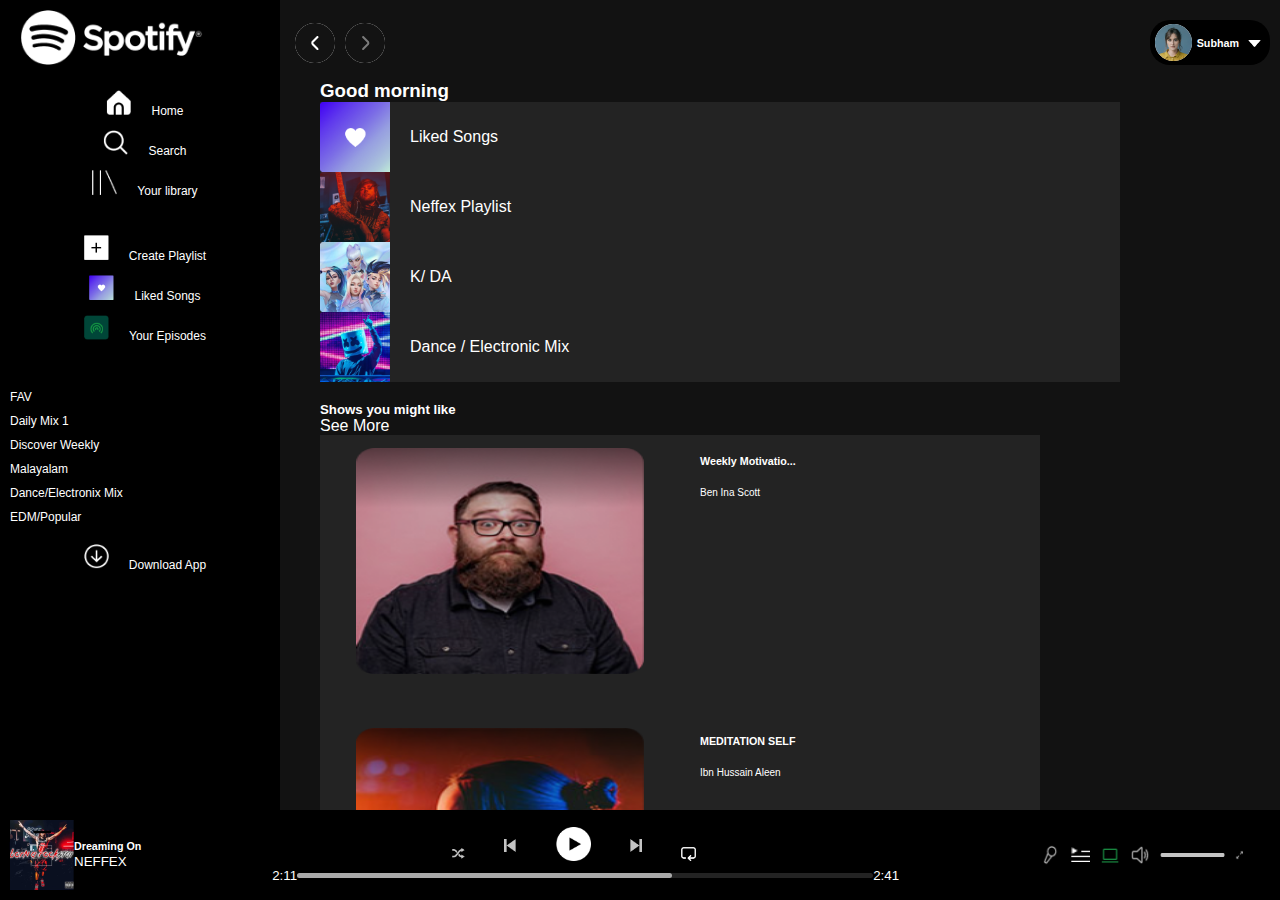
<file: index.html>
<!DOCTYPE html>
<html lang="en">
  <head>
    <meta charset="UTF-8" />
    <meta name="viewport" content="width=device-width, initial-scale=1.0" />
    <title>Spotify - WebPlayer: Music For everyone</title>
    <link
      rel="stylesheet"
      href="https://cdnjs.cloudflare.com/ajax/libs/font-awesome/6.4.2/css/all.min.css"
      integrity="sha512-z3gLpd7yknf1YoNbCzqRKc4qyor8gaKU1qmn+CShxbuBusANI9QpRohGBreCFkKxLhei6S9CQXFEbbKuqLg0DA=="
      crossorigin="anonymous"
      referrerpolicy="no-referrer"
    />
    <link
      href="https://cdn.jsdelivr.net/npm/bootstrap@5.0.2/dist/css/bootstrap.min.css"
      rel="stylesheet"
      integrity="sha384-EVSTQN3/azprG1Anm3QDgpJLIm9Nao0Yz1ztcQTwFspd3yD65VohhpuuCOmLASjC"
      crossorigin="anonymous"
    />
    <link rel="shortcut icon" href="./Assets/logo.png" type="image/x-icon">
    <link rel="stylesheet" href="./style.css" />
    <link rel="preconnect" href="https://fonts.googleapis.com">
<link rel="preconnect" href="https://fonts.gstatic.com" crossorigin>
<link href="https://fonts.googleapis.com/css2?family=Nunito+Sans:opsz@6..12&family=Poppins&display=swap" rel="stylesheet">
  </head>
  <body>

    <!-- header section -->
    <header>
      <div class="logo">
        <a href="./index.html"><img src="./Assets/Spotify logo.png" alt="brand-logo"></a>
      </div>
    </header>

    <!-- main Section -->
    <main>

      <!-- vertical left section  -->
      <section class="sidebar-section">
        <div class="card first-card">
          <div class="card my-card">
            <a href="#"><img src="./Assets/Home.png" alt="home" class="menu-icons"><span class="label">Home</span></a>
          </div>
          <div class="card my-card">
            <a href="#"><img src="./Assets/Search.png" alt="Search" class="menu-icons"><span class="label">Search</span></a>
          </div>
          <div class="card my-card">
            <a href="./Playlist.html"><img src="./Assets/Your library.png" alt="Your-library" class="menu-icons"><span class="label">Your library</span></a>
          </div>
        </div>
        <div class="card second-card">
          <div class="card my-card">
            <a href="#"><img src="./Assets/plus.png" alt="Create-playlist" class="menu-icons">Create Playlist</a>
          </div>
          <div class="card my-card">
            <a href="#"><img src="./Assets/purpleheart.png" alt="Liked-Songs" class="menu-icons">Liked Songs</a>
          </div>
          <div class="card my-card">
            <a href="#"><img src="./Assets/hotspot.png" alt="Your-episodes" class="menu-icons">Your Episodes</a>
          </div>
        </div>
        <div class="card third-card">
          <ul>
            <li>FAV</li>
            <li><a href="#">Daily Mix 1</a></li>
            <li><a href="#">Discover Weekly</a></li>
            <li><a href="#">Malayalam</a></li>
            <li><a href="#">Dance/Electronix Mix</a></li>
            <li><a href="#">EDM/Popular</a></li>
          </ul>
        </div>
        <div class="card forth-card">
          <div class="card my-card">
            <a href="#"><img src="./Assets/download.png" alt="Download_App" class="menu-icons">Download App</a>
          </div>
        </div>
      </section>
      
      <!-- Content section 1 -->
      <section class="content-section-1">
        <div class="nav-button-left">
          <img src="./Assets/backward.png" alt="">
          <img src="./Assets/forward.png" alt="">
        </div>
        <div class="nav-button-right">
          <img src="./Assets/imgs/profile.png" alt="">
          <h6>Subham</h6>
          <img src="./Assets/down.png" alt="">
        </div>
        <div class="songs_catagory row">
          <h3>Good morning</h3>
          <div class="col-md-4 g-3">
            <div class="card catagory ">
              <img src="./Assets/imgs/Purple-big.png" alt="liked-songs">Liked Songs
            </div>
          </div>
          <div class="col-md-4 g-3">
            <div class="card catagory ">
              <img src="./Assets/imgs/man.png" alt="Neffex Playlist">Neffex Playlist
            </div>
          </div>
          <div class="col-md-4 g-3">
            <div class="card catagory ">
              <img src="./Assets/imgs/KDA.png" alt="K/ DA">K/ DA
            </div>
          </div>
          <div class="col-md-4 g-3">
            <div class="card catagory ">
              <img src="./Assets/imgs/marshmellow.png" alt="Dance / Electronic Mix">Dance / Electronic Mix
            </div>
          </div>
        </div>
        <div class="show_catagory row ">
          <div class="d-flex justify-content-between align-items-center"><h5 >Shows you might like</h5><a href="#">See More</a></div>
          <div class="col-md-3 g-3">
            <div class="card catagory_shows">
              <div class="card_Pic">
                <img src="./Assets/imgs/Rectangle 21.png" alt="liked-songs" class="card-img-top">
                <div>
                <img src="./Assets/play.png" alt="play" class="play">
              </div>
              </div>
              <div class="show_title">
                <h6>Weekly Motivatio...</h6>
                <p>Ben Ina Scott</p>
              </div>
              
            </div>
          </div>

          <div class="col-md-3 g-3">
            <div class="card catagory_shows">
              <div class="card_Pic">
                <img src="./Assets/imgs/Rectangle 22.png" alt="liked-songs" class="card-img-top">
                <div>
                  <img src="./Assets/play.png" alt="play" class="play">
                </div>
              </div>
              <div class="show_title">
                <h6>MEDITATION SELF</h6>
                <p>Ibn Hussain Aleen</p>
              </div>
            </div>
          </div>

          <div class="col-md-3 g-3">
            <div class="card catagory_shows">
              <div class="card_Pic">
                <img src="./Assets/imgs/Rectangle 23.png" alt="liked-songs" class="card-img-top">
                <div>
                  <img src="./Assets/play.png" alt="play" class="play">
                </div>
              </div>
              <div class="show_title">
                <h6>Words beyond act...</h6>
                <p>Samuel Scott</p>
              </div>
            </div>
          </div>

          <div class="col-md-3 g-3">
            <div class="card catagory_shows">
              <div class="card_Pic">
                <img src="./Assets/imgs/Rectangle 16.png" alt="liked-songs" class="card-img-top">
                <div>
                  <img src="./Assets/play.png" alt="play" class="play">
                </div>
              </div>
              <div class="show_title">
                <h6>The Alexa Show</h6>
                <p>Adriana Tom</p>
              </div>
            </div>
          </div>

          <div class="col-md-3 g-3">
            <div class="card catagory_shows">
              <div class="card_Pic">
                <img src="./Assets/imgs/Rectangle 16.png" alt="liked-songs" class="card-img-top">
                <div>
                  <img src="./Assets/play.png" alt="play" class="play">
                </div>
              </div>
              <div class="show_title">
                <h6>The Alexa Show</h6>
                <p>Adriana Tom</p>
              </div>
            </div>
          </div>

          <div class="col-md-3 g-3">
            <div class="card catagory_shows">
              <div class="card_Pic">
                <img src="./Assets/imgs/Rectangle 16.png" alt="liked-songs" class="card-img-top">
                <div>
                  <img src="./Assets/play.png" alt="play" class="play">
                </div>
              </div>
              <div class="show_title">
                <h6>The Alexa Show</h6>
                <p>Adriana Tom</p>
              </div>
            </div>
          </div>

          <div class="col-md-3 g-3">
            <div class="card catagory_shows">
              <div class="card_Pic">
                <img src="./Assets/imgs/Rectangle 16.png" alt="liked-songs" class="card-img-top">
                <div>
                  <img src="./Assets/play.png" alt="play" class="play">
                </div>
              </div>
              <div class="show_title">
                <h6>The Alexa Show</h6>
                <p>Adriana Tom</p>
              </div>
            </div>
          </div>

          <div class="col-md-3 g-3">
            <div class="card catagory_shows">
              <div class="card_Pic">
                <img src="./Assets/imgs/Rectangle 16.png" alt="liked-songs" class="card-img-top">
                <div>
                  <img src="./Assets/play.png" alt="play" class="play">
                </div>
              </div>
              <div class="show_title">
                <h6>The Alexa Show</h6>
                <p>Adriana Tom</p>
              </div>
            </div>
          </div>

          <div class="col-md-3 g-3">
            <div class="card catagory_shows">
              <div class="card_Pic">
                <img src="./Assets/imgs/Rectangle 16.png" alt="liked-songs" class="card-img-top">
                <div>
                  <img src="./Assets/play.png" alt="play" class="play">
                </div>
              </div>
              <div class="show_title">
                <h6>The Alexa Show</h6>
                <p>Adriana Tom</p>
              </div>
            </div>
          </div>

          <div class="col-md-3 g-3">
            <div class="card catagory_shows">
              <div class="card_Pic">
                <img src="./Assets/imgs/Rectangle 16.png" alt="liked-songs" class="card-img-top">
                <div>
                  <img src="./Assets/play.png" alt="play" class="play">
                </div>
              </div>
              <div class="show_title">
                <h6>The Alexa Show</h6>
                <p>Adriana Tom</p>
              </div>
            </div>
          </div>

          <div class="col-md-3 g-3">
            <div class="card catagory_shows">
              <div class="card_Pic">
                <img src="./Assets/imgs/Rectangle 16.png" alt="liked-songs" class="card-img-top">
                <div>
                  <img src="./Assets/play.png" alt="play" class="play">
                </div>
              </div>
              <div class="show_title">
                <h6>The Alexa Show</h6>
                <p>Adriana Tom</p>
              </div>
            </div>
          </div>
          </div>
      </section>
      
      <!-- media-player-section -->
      <section class="media-player-section d-flex justify-content-between align-items-center">
        <div class="player-1">
            <img src="./Assets/imgs/playing-img.png" alt="playing-img">            
          <div class="card-body">
            <h6 class="card-title">Dreaming On</h6>
            <small class="card-text">NEFFEX</small>
          </div>
            <i class="fa-solid fa-heart" style="color: #49ea34;"></i>
        </div>
        <div class="player-2">
          <div class="controls">
            <img src="./Assets/shuffle.png" style="width: 15px;" alt="shuffle">
            <img src="./Assets/previous.png" alt="previous">
            <img src="./Assets/play_musicbar.png" style="width: 35px;"alt="play_musicbar">
            <img src="./Assets/next.png" alt="next">
            <img src="./Assets/loop.png" style="width: 15px;" alt="loop">
          </div>
          <div class="seekbar-menu">
            <small class="me-2">2:11</small>
            <div class="progress-bar">
              <div class="progress-value"></div>
            </div>
            <small class="ms-2">2:41</small>
          </div>
        </div>
        <div class="player-3">
            <img src="./Assets/microphone.png" alt="microphone">            
            <img src="./Assets/list.png" alt="list">            
            <img src="./Assets/carbon_laptop.png" alt="carbon_laptop-img">            
            <img src="./Assets/speaker-white.png" alt="speaker-white">            
            <img src="./Assets/volume-bar.png" style="width: 65px;" alt="volume-bar">            
            <img src="./Assets/strech-speaker.png" alt="strech-speaker">            
        </div>
      </section>
    </main> 
    <script
      src="https://cdn.jsdelivr.net/npm/bootstrap@5.0.2/dist/js/bootstrap.bundle.min.js"
      integrity="sha384-MrcW6ZMFYlzcLA8Nl+NtUVF0sA7MsXsP1UyJoMp4YLEuNSfAP+JcXn/tWtIaxVXM"
      crossorigin="anonymous"
    ></script>
  </body>
</html>
</file>
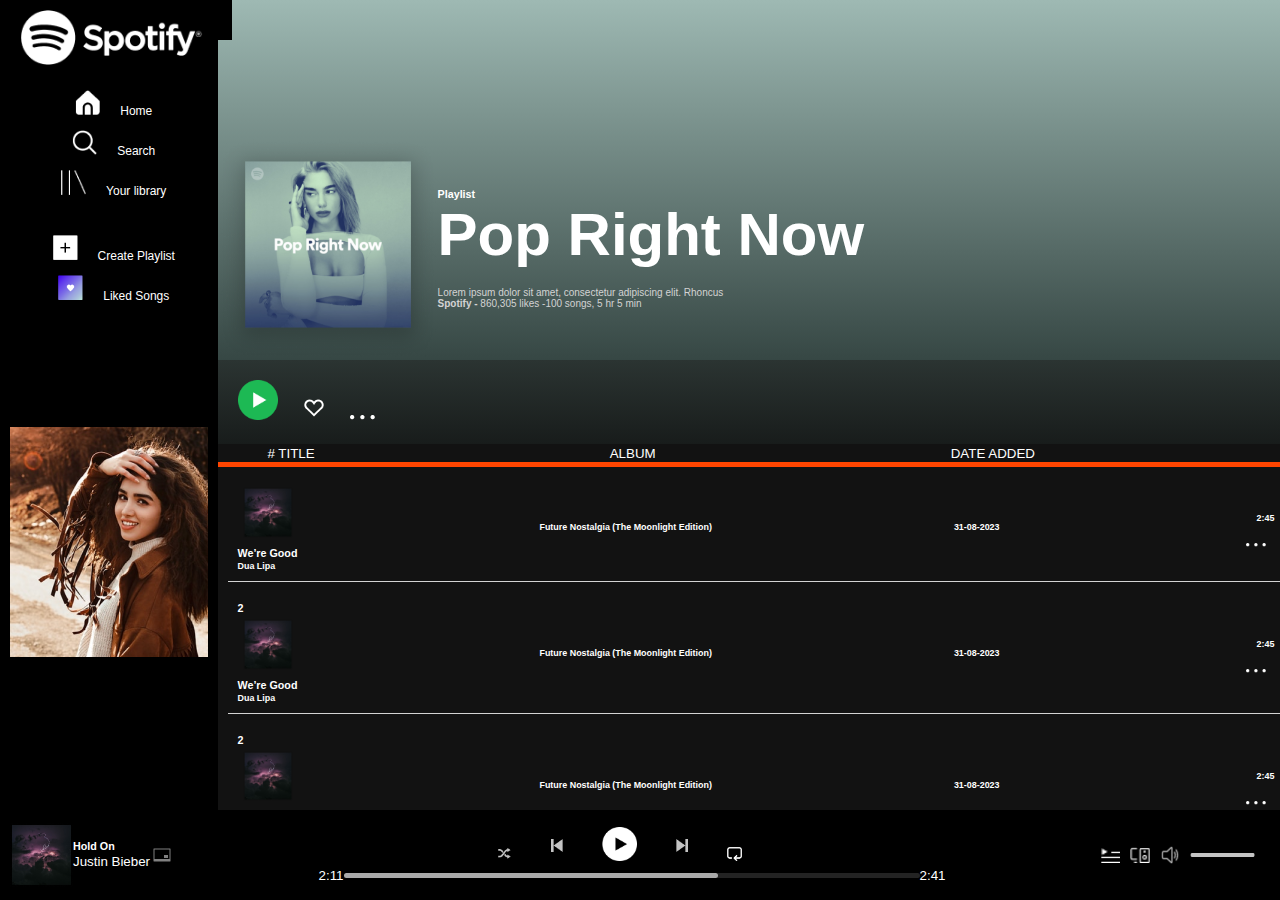
<file: Playlist.html>
<!DOCTYPE html>
<html lang="en">
    <head>
        <meta charset="UTF-8" />
        <meta name="viewport" content="width=device-width, initial-scale=1.0" />
        <title>Playlist</title>
        <link
          rel="stylesheet"
          href="https://cdnjs.cloudflare.com/ajax/libs/font-awesome/6.4.2/css/all.min.css"
          integrity="sha512-z3gLpd7yknf1YoNbCzqRKc4qyor8gaKU1qmn+CShxbuBusANI9QpRohGBreCFkKxLhei6S9CQXFEbbKuqLg0DA=="
          crossorigin="anonymous"
          referrerpolicy="no-referrer"
        />
        <link
          href="https://cdn.jsdelivr.net/npm/bootstrap@5.0.2/dist/css/bootstrap.min.css"
          rel="stylesheet"
          integrity="sha384-EVSTQN3/azprG1Anm3QDgpJLIm9Nao0Yz1ztcQTwFspd3yD65VohhpuuCOmLASjC"
          crossorigin="anonymous"
        />
        <link rel="shortcut icon" href="./Assets/logo.png" type="image/x-icon">
        <link rel="stylesheet" href="./style.css" />
        <link rel="preconnect" href="https://fonts.googleapis.com">
    <link rel="preconnect" href="https://fonts.gstatic.com" crossorigin>
    <link href="https://fonts.googleapis.com/css2?family=Nunito+Sans:opsz@6..12&family=Poppins&display=swap" rel="stylesheet">
      </head>
<body>
  <!-- header section -->
  <header>
    <div class="logo">
      <a href="./index.html"><img src="./Assets/Spotify logo.png" alt="brand-logo"></a>
    </div>
  </header>
    <main>
      <!-- sidebar -->
      <section class="sidebar-section" style="width: 15%; flex:0.15;"> 
        <div class="card first-card">
          <div class="card my-card d-flex justify-content-center">
            <a href="./index.html"><img src="./Assets/Home.png" alt="home" class="menu-icons">Home</a>
          </div>
          <div class="card my-card d-flex justify-content-center">
            <a href="./index.html"><img src="./Assets/Search.png" alt="Search" class="menu-icons">Search</a>
          </div>
          <div class="card my-card d-flex justify-content-center">
            <a href="./Playlist.html"><img src="./Assets/Your library.png" alt="Your-library" class="menu-icons">Your library</a>
          </div>
        </div>
        <div class="card second-card">
          <div class="card my-card d-flex justify-content-center">
            <a href="#"><img src="./Assets/plus.png" alt="Create-playlist" class="menu-icons">Create Playlist</a>
          </div>
          <div class="card my-card d-flex justify-content-center">
            <a href="#"><img src="./Assets/purpleheart.png" alt="Liked-Songs" class="menu-icons">Liked Songs</a>
          </div><br><br><br><br><br><br><br><br>
          <img src="./Assets/imgs/album art.png" alt="album art"><br><br><br><br><br>
        </div>
      </section>
      <!-- content -->
      <section class="content-section-2">
          <div class="banner">
            <div class="banner-data">
              <img src="./Assets/imgs/pop-rn.png" alt="pop-rn">
              <div class="banner-data-info">
                <h6>Playlist</h6>
                <h1>Pop Right Now</h1><br>
                <small>Lorem ipsum dolor sit amet, consectetur adipiscing elit. Rhoncus</small>
                <small><b>Spotify - </b>860,305 likes -100 songs, 5 hr 5 min</small>
              </div>
            </div>
          </div>
          <div class="banner-bottom">
            <div class="d-flex justify-content-center align-items-center">
            <img src="./Assets/play.png" style="width:40px;" alt="play">
            <img src="./Assets/heart.png"  alt="heart">
            <img src="./Assets/three-dot.png" alt="three-dot">
          </div>
          </div>
          <div class="head-display">
            <div><small># TITLE</small></div>
            <div><small>ALBUM</small></div>
            <div><small>DATE ADDED</small></div>
            <div><small> </small></div>
          </div>
          <div class="list-view">
            <div class="list-item ">
              <div class="d-flex justify-content-center align-items-center">
                <i class="fa-solid fa-play" style="color: #ffffff;"></i>
                <img src="./Assets/imgs/Rectangle 9.png" alt="playing-img">            
                <h6 class="card-title fw-bold">We’re Good <br> <small class="card-text fw-light">Dua Lipa</small></h6>
              </div>
              <div class="d-flex justify-content-center align-items-center">           
                <h6><small class="card-text fw-light">Future Nostalgia (The Moonlight Edition)</small></h6>
              </div>
              <div class="d-flex justify-content-center align-items-center">           
                <h6><small class="card-text fw-light">31-08-2023</small></h6>
              </div>
              <div class=" duration d-flex justify-content-center align-items-center">       
                <i class="fa-regular fa-heart" style="color: #ffffff;"></i>    
                <h6><small class="card-text fw-light">2:45</small></h6> 
                <img src="./Assets/three-dot.png" style="width: 20px;" alt="">
              </div>
            </div>
            <div class="list-item ">
              <div class="d-flex justify-content-center align-items-center">
                <h6>2</h6>
                <img src="./Assets/imgs/Rectangle 9.png" alt="playing-img">            
                <h6 class="card-title fw-bold">We’re Good <br> <small class="card-text fw-light">Dua Lipa</small></h6>
              </div>
              <div class="d-flex justify-content-center align-items-center">           
                <h6><small class="card-text fw-light">Future Nostalgia (The Moonlight Edition)</small></h6>
              </div>
              <div class="d-flex justify-content-center align-items-center">           
                <h6><small class="card-text fw-light">31-08-2023</small></h6>
              </div>
              <div class=" duration d-flex justify-content-center align-items-center">       
                <i class="fa-regular fa-heart" style="color: #ffffff;"></i>    
                <h6><small class="card-text fw-light">2:45</small></h6> 
                <img src="./Assets/three-dot.png" style="width: 20px;" alt="">
              </div>
            </div>
            <div class="list-item ">
              <div class="d-flex justify-content-center align-items-center">
                <h6>2</h6>
                <img src="./Assets/imgs/Rectangle 9.png" alt="playing-img">            
                <h6 class="card-title fw-bold">We’re Good <br> <small class="card-text fw-light">Dua Lipa</small></h6>
              </div>
              <div class="d-flex justify-content-center align-items-center">           
                <h6><small class="card-text fw-light">Future Nostalgia (The Moonlight Edition)</small></h6>
              </div>
              <div class="d-flex justify-content-center align-items-center">           
                <h6><small class="card-text fw-light">31-08-2023</small></h6>
              </div>
              <div class=" duration d-flex justify-content-center align-items-center">       
                <i class="fa-regular fa-heart" style="color: #ffffff;"></i>    
                <h6><small class="card-text fw-light">2:45</small></h6> 
                <img src="./Assets/three-dot.png" style="width: 20px;" alt="">
              </div>
            </div>
            <div class="list-item ">
              <div class="d-flex justify-content-center align-items-center">
                <h6>2</h6>
                <img src="./Assets/imgs/Rectangle 9.png" alt="playing-img">            
                <h6 class="card-title fw-bold">We’re Good <br> <small class="card-text fw-light">Dua Lipa</small></h6>
              </div>
              <div class="d-flex justify-content-center align-items-center">           
                <h6><small class="card-text fw-light">Future Nostalgia (The Moonlight Edition)</small></h6>
              </div>
              <div class="d-flex justify-content-center align-items-center">           
                <h6><small class="card-text fw-light">31-08-2023</small></h6>
              </div>
              <div class=" duration d-flex justify-content-center align-items-center">       
                <i class="fa-regular fa-heart" style="color: #ffffff;"></i>    
                <h6><small class="card-text fw-light">2:45</small></h6> 
                <img src="./Assets/three-dot.png" style="width: 20px;" alt="">
              </div>
            </div>
            <div class="list-item ">
              <div class="d-flex justify-content-center align-items-center">
                <h6>2</h6>
                <img src="./Assets/imgs/Rectangle 9.png" alt="playing-img">            
                <h6 class="card-title fw-bold">We’re Good <br> <small class="card-text fw-light">Dua Lipa</small></h6>
              </div>
              <div class="d-flex justify-content-center align-items-center">           
                <h6><small class="card-text fw-light">Future Nostalgia (The Moonlight Edition)</small></h6>
              </div>
              <div class="d-flex justify-content-center align-items-center">           
                <h6><small class="card-text fw-light">31-08-2023</small></h6>
              </div>
              <div class=" duration d-flex justify-content-center align-items-center">       
                <i class="fa-regular fa-heart" style="color: #ffffff;"></i>    
                <h6><small class="card-text fw-light">2:45</small></h6> 
                <img src="./Assets/three-dot.png" style="width: 20px;" alt="">
              </div>
            </div>
            <div class="list-item ">
              <div class="d-flex justify-content-center align-items-center">
                <h6>2</h6>
                <img src="./Assets/imgs/Rectangle 9.png" alt="playing-img">            
                <h6 class="card-title fw-bold">We’re Good <br> <small class="card-text fw-light">Dua Lipa</small></h6>
              </div>
              <div class="d-flex justify-content-center align-items-center">           
                <h6><small class="card-text fw-light">Future Nostalgia (The Moonlight Edition)</small></h6>
              </div>
              <div class="d-flex justify-content-center align-items-center">           
                <h6><small class="card-text fw-light">31-08-2023</small></h6>
              </div>
              <div class=" duration d-flex justify-content-center align-items-center">       
                <i class="fa-regular fa-heart" style="color: #ffffff;"></i>    
                <h6><small class="card-text fw-light">2:45</small></h6> 
                <img src="./Assets/three-dot.png" style="width: 20px;" alt="">
              </div>
            </div>
            <div class="list-item ">
              <div class="d-flex justify-content-center align-items-center">
                <h6>2</h6>
                <img src="./Assets/imgs/Rectangle 9.png" alt="playing-img">            
                <h6 class="card-title fw-bold">We’re Good <br> <small class="card-text fw-light">Dua Lipa</small></h6>
              </div>
              <div class="d-flex justify-content-center align-items-center">           
                <h6><small class="card-text fw-light">Future Nostalgia (The Moonlight Edition)</small></h6>
              </div>
              <div class="d-flex justify-content-center align-items-center">           
                <h6><small class="card-text fw-light">31-08-2023</small></h6>
              </div>
              <div class=" duration d-flex justify-content-center align-items-center">       
                <i class="fa-regular fa-heart" style="color: #ffffff;"></i>    
                <h6><small class="card-text fw-light">2:45</small></h6> 
                <img src="./Assets/three-dot.png" style="width: 20px;" alt="">
              </div>
            </div>
            <div class="list-item ">
              <div class="d-flex justify-content-center align-items-center">
                <h6>2</h6>
                <img src="./Assets/imgs/Rectangle 9.png" alt="playing-img">            
                <h6 class="card-title fw-bold">We’re Good <br> <small class="card-text fw-light">Dua Lipa</small></h6>
              </div>
              <div class="d-flex justify-content-center align-items-center">           
                <h6><small class="card-text fw-light">Future Nostalgia (The Moonlight Edition)</small></h6>
              </div>
              <div class="d-flex justify-content-center align-items-center">           
                <h6><small class="card-text fw-light">31-08-2023</small></h6>
              </div>
              <div class=" duration d-flex justify-content-center align-items-center">       
                <i class="fa-regular fa-heart" style="color: #ffffff;"></i>    
                <h6><small class="card-text fw-light">2:45</small></h6> 
                <img src="./Assets/three-dot.png" style="width: 20px;" alt="">
              </div>
            </div>
            <div class="list-item ">
              <div class="d-flex justify-content-center align-items-center">
                <h6>2</h6>
                <img src="./Assets/imgs/Rectangle 9.png" alt="playing-img">            
                <h6 class="card-title fw-bold">We’re Good <br> <small class="card-text fw-light">Dua Lipa</small></h6>
              </div>
              <div class="d-flex justify-content-center align-items-center">           
                <h6><small class="card-text fw-light">Future Nostalgia (The Moonlight Edition)</small></h6>
              </div>
              <div class="d-flex justify-content-center align-items-center">           
                <h6><small class="card-text fw-light">31-08-2023</small></h6>
              </div>
              <div class="duration d-flex justify-content-center align-items-center">       
                <i class="fa-regular fa-heart" style="color: #ffffff;"></i>    
                <h6><small class="card-text fw-light">2:45</small></h6> 
                <img src="./Assets/three-dot.png" style="width: 20px;" alt="">
              </div>
            </div>
            <div class="list-item ">
              <div class="d-flex justify-content-center align-items-center">
                <h6>2</h6>
                <img src="./Assets/imgs/Rectangle 9.png" alt="playing-img">            
                <h6 class="card-title fw-bold">We’re Good <br> <small class="card-text fw-light">Dua Lipa</small></h6>
              </div>
              <div class="d-flex justify-content-center align-items-center">           
                <h6><small class="card-text fw-light">Future Nostalgia (The Moonlight Edition)</small></h6>
              </div>
              <div class="d-flex justify-content-center align-items-center">           
                <h6><small class="card-text fw-light">31-08-2023</small></h6>
              </div>
              <div class=" duration d-flex justify-content-center align-items-center">       
                <i class="fa-regular fa-heart" style="color: #ffffff;"></i>    
                <h6><small class="card-text fw-light">2:45</small></h6> 
                <img src="./Assets/three-dot.png" style="width: 20px;" alt="">
              </div>
            </div>
            <div class="list-item ">
              <div class="d-flex justify-content-center align-items-center">
                <h6>2</h6>
                <img src="./Assets/imgs/Rectangle 9.png" alt="playing-img">            
                <h6 class="card-title fw-bold">We’re Good <br> <small class="card-text fw-light">Dua Lipa</small></h6>
              </div>
              <div class="d-flex justify-content-center align-items-center">           
                <h6><small class="card-text fw-light">Future Nostalgia (The Moonlight Edition)</small></h6>
              </div>
              <div class="d-flex justify-content-center align-items-center">           
                <h6><small class="card-text fw-light">31-08-2023</small></h6>
              </div>
              <div class=" duration d-flex justify-content-center align-items-center">       
                <i class="fa-regular fa-heart" style="color: #ffffff;"></i>    
                <h6><small class="card-text fw-light">2:45</small></h6> 
                <img src="./Assets/three-dot.png" style="width: 20px;" alt="">
              </div>
            </div>
            <div class="list-item ">
              <div class="d-flex justify-content-center align-items-center">
                <h6>2</h6>
                <img src="./Assets/imgs/Rectangle 9.png" alt="playing-img">            
                <h6 class="card-title fw-bold">We’re Good <br> <small class="card-text fw-light">Dua Lipa</small></h6>
              </div>
              <div class="d-flex justify-content-center align-items-center">           
                <h6><small class="card-text fw-light">Future Nostalgia (The Moonlight Edition)</small></h6>
              </div>
              <div class="d-flex justify-content-center align-items-center">           
                <h6><small class="card-text fw-light">31-08-2023</small></h6>
              </div>
              <div class=" duration d-flex justify-content-center align-items-center">       
                <i class="fa-regular fa-heart" style="color: #ffffff;"></i>    
                <h6><small class="card-text fw-light">2:45</small></h6> 
                <img src="./Assets/three-dot.png" style="width: 20px;" alt="">
              </div>
            </div>
            <div class="list-item ">
              <div class="d-flex justify-content-center align-items-center">
                <h6>2</h6>
                <img src="./Assets/imgs/Rectangle 9.png" alt="playing-img">            
                <h6 class="card-title fw-bold">We’re Good <br> <small class="card-text fw-light">Dua Lipa</small></h6>
              </div>
              <div class="d-flex justify-content-center align-items-center">           
                <h6><small class="card-text fw-light">Future Nostalgia (The Moonlight Edition)</small></h6>
              </div>
              <div class="d-flex justify-content-center align-items-center">           
                <h6><small class="card-text fw-light">31-08-2023</small></h6>
              </div>
              <div class=" duration d-flex justify-content-center align-items-center">       
                <i class="fa-regular fa-heart" style="color: #ffffff;"></i>    
                <h6><small class="card-text fw-light">2:45</small></h6> 
                <img src="./Assets/three-dot.png" style="width: 20px;" alt="">
              </div>
            </div>
            <div class="list-item ">
              <div class="d-flex justify-content-center align-items-center">
                <h6>2</h6>
                <img src="./Assets/imgs/Rectangle 9.png" alt="playing-img">            
                <h6 class="card-title fw-bold">We’re Good <br> <small class="card-text fw-light">Dua Lipa</small></h6>
              </div>
              <div class="d-flex justify-content-center align-items-center">           
                <h6><small class="card-text fw-light">Future Nostalgia (The Moonlight Edition)</small></h6>
              </div>
              <div class="d-flex justify-content-center align-items-center">           
                <h6><small class="card-text fw-light">31-08-2023</small></h6>
              </div>
              <div class=" duration d-flex justify-content-center align-items-center">       
                <i class="fa-regular fa-heart" style="color: #ffffff;"></i>    
                <h6><small class="card-text fw-light">2:45</small></h6> 
                <img src="./Assets/three-dot.png" style="width: 20px;" alt="">
              </div>
            </div>
            <div class="list-item ">
              <div class="d-flex justify-content-center align-items-center">
                <h6>2</h6>
                <img src="./Assets/imgs/Rectangle 9.png" alt="playing-img">            
                <h6 class="card-title fw-bold">We’re Good <br> <small class="card-text fw-light">Dua Lipa</small></h6>
              </div>
              <div class="d-flex justify-content-center align-items-center">           
                <h6><small class="card-text fw-light">Future Nostalgia (The Moonlight Edition)</small></h6>
              </div>
              <div class="d-flex justify-content-center align-items-center">           
                <h6><small class="card-text fw-light">31-08-2023</small></h6>
              </div>
              <div class=" duration d-flex justify-content-center align-items-center">       
                <i class="fa-regular fa-heart" style="color: #ffffff;"></i>    
                <h6><small class="card-text fw-light">2:45</small></h6> 
                <img src="./Assets/three-dot.png" style="width: 20px;" alt="">
              </div>
            </div>
            <div class="list-item ">
              <div class="d-flex justify-content-center align-items-center">
                <h6>2</h6>
                <img src="./Assets/imgs/Rectangle 9.png" alt="playing-img">            
                <h6 class="card-title fw-bold">We’re Good <br> <small class="card-text fw-light">Dua Lipa</small></h6>
              </div>
              <div class="d-flex justify-content-center align-items-center">           
                <h6><small class="card-text fw-light">Future Nostalgia (The Moonlight Edition)</small></h6>
              </div>
              <div class="d-flex justify-content-center align-items-center">           
                <h6><small class="card-text fw-light">31-08-2023</small></h6>
              </div>
              <div class=" duration d-flex justify-content-center align-items-center">       
                <i class="fa-regular fa-heart" style="color: #ffffff;"></i>    
                <h6><small class="card-text fw-light">2:45</small></h6> 
                <img src="./Assets/three-dot.png" style="width: 20px;" alt="">
              </div>
            </div>
            <div class="list-item ">
              <div class="d-flex justify-content-center align-items-center">
                <h6>2</h6>
                <img src="./Assets/imgs/Rectangle 9.png" alt="playing-img">            
                <h6 class="card-title fw-bold">We’re Good <br> <small class="card-text fw-light">Dua Lipa</small></h6>
              </div>
              <div class="d-flex justify-content-center align-items-center">           
                <h6><small class="card-text fw-light">Future Nostalgia (The Moonlight Edition)</small></h6>
              </div>
              <div class="d-flex justify-content-center align-items-center">           
                <h6><small class="card-text fw-light">31-08-2023</small></h6>
              </div>
              <div class=" duration d-flex justify-content-center align-items-center">       
                <i class="fa-regular fa-heart" style="color: #ffffff;"></i>    
                <h6><small class="card-text fw-light">2:45</small></h6> 
                <img src="./Assets/three-dot.png" style="width: 20px;" alt="">
              </div>
            </div>
            <div class="list-item ">
              <div class="d-flex justify-content-center align-items-center">
                <h6>2</h6>
                <img src="./Assets/imgs/Rectangle 9.png" alt="playing-img">            
                <h6 class="card-title fw-bold">We’re Good <br> <small class="card-text fw-light">Dua Lipa</small></h6>
              </div>
              <div class="d-flex justify-content-center align-items-center">           
                <h6><small class="card-text fw-light">Future Nostalgia (The Moonlight Edition)</small></h6>
              </div>
              <div class="d-flex justify-content-center align-items-center">           
                <h6><small class="card-text fw-light">31-08-2023</small></h6>
              </div>
              <div class=" duration d-flex justify-content-center align-items-center">       
                <i class="fa-regular fa-heart" style="color: #ffffff;"></i>    
                <h6><small class="card-text fw-light">2:45</small></h6> 
                <img src="./Assets/three-dot.png" style="width: 20px;" alt="">
              </div>
            </div>
            <div class="list-item ">
              <div class="d-flex justify-content-center align-items-center">
                <h6>2</h6>
                <img src="./Assets/imgs/Rectangle 9.png" alt="playing-img">            
                <h6 class="card-title fw-bold">We’re Good <br> <small class="card-text fw-light">Dua Lipa</small></h6>
              </div>
              <div class="d-flex justify-content-center align-items-center">           
                <h6><small class="card-text fw-light">Future Nostalgia (The Moonlight Edition)</small></h6>
              </div>
              <div class="d-flex justify-content-center align-items-center">           
                <h6><small class="card-text fw-light">31-08-2023</small></h6>
              </div>
              <div class=" duration d-flex justify-content-center align-items-center">       
                <i class="fa-regular fa-heart" style="color: #ffffff;"></i>    
                <h6><small class="card-text fw-light">2:45</small></h6> 
                <img src="./Assets/three-dot.png" style="width: 20px;" alt="">
              </div>
            </div>
          </div>
      </section>
      <!-- media player -->
      <section class="media-player-section">
        <div class="player-1">
            <img src="./Assets/imgs/Rectangle 9.png" alt="playing-img">            
          <div class="card-body">
            <h6>Hold On</h6>
            <small>Justin Bieber</small>
          </div>
          <i class="fa-regular fa-heart" style="color: #c6c7c7;"></i>
          <img src="./Assets/pip.png" class="inline-block ms-2" alt="pip">
        </div>
        <div class="player-2">
          <div class="controls">
            <img src="./Assets/shuffle.png" style="width: 15px;" alt="shuffle">
            <img src="./Assets/previous.png" alt="previous">
            <img src="./Assets/play_musicbar.png" style="width: 35px;"alt="play_musicbar">
            <img src="./Assets/next.png" alt="next">
            <img src="./Assets/loop.png" style="width: 15px;" alt="loop">
          </div>
          <div class="seekbar-menu">
            <small class="me-2">2:11</small>
            <div class="progress-bar">
              <div class="progress-value"></div>
            </div>
            <small class="ms-2">2:41</small>
          </div>
        </div>
        <div class="player-3">
            <img src="./Assets/list.png" alt="list">            
            <img src="./Assets/idk.png" alt="idk">            
            <img src="./Assets/speaker-white.png" alt="speaker-white">            
            <img src="./Assets/volume-bar.png" style="width: 65px;" alt="volume-bar">            
        </div>
      </section>
    </main>
</body>
</html>
</file>
<file: style.css>
:root{
    --white: #fff;
    --black:#000;
    --light-grey:#232323;
    --grey:#121212;
}
*{
    margin: 0px;
    padding: 0px;
}
html, body{
    height: 100%;
    margin: 0px;
    overflow: hidden;
    display: flex;
    flex-direction: column;
    font-family: "Nunito", sans-serif;
    background-color: var(--black);
    color: var(--white);
}
a{
    color: var(--white);
    text-decoration: none;
}

/* header section */
header {
    position: fixed;
    top: 0;
    width: 15%;
    display: flex;
    justify-content: space-between;
    padding: 20px;
    background-color: black;
    color: white;
    z-index: 100;
}
header .logo{
    display: flex;
    justify-content: center;
    position: fixed!important;
    top: 10px !important;;    
    background-color: var(--black);
    height: 70px;
    z-index: 1000!important;
}
header .logo>a>img{
    height: 55px;
}

/* main section */
main{
    flex: 1;
    display: flex;
    width:100%;
    overflow: hidden;
    background-color: var(--black);
}

/* side bar section */
.sidebar-section{
    position: relative;
    width: 20%;
    flex: 0.20;
    overflow-y: scroll;
    margin-right: 10px;
    border-radius: 15px;
    padding: 10px;
    background-color: var(--black);
    display: flex;
    flex-direction: column;
}
.my-card{
    display: flex;
    justify-content: center;
    flex-wrap: wrap;
    height: 40px;
    background-color: var(--black);
}
.my-card:hover{
    background-color: var(--light-grey);
}
.my-card>a:hover,.third-card>ul>li>a{
    color: var(--white);
}
.my-card>a>img{
    margin-right: 20px;
    margin-left: 20px;
    width: 25px;
    height: 25px;
}
.first-card,.second-card,.third-card,.forth-card{
    margin-top: 25px;
    background-color: var(--black);
    font-size: 12px;
}
.first-card,.songs_catagory{
margin-top: 80px;
}
.third-card>ul>li{
    margin: 10px 0px;
}
.forth-card{
    margin-top: 10px;
    }
::-webkit-scrollbar{
    display: none;
}

/* content section */
.content-section-1{
    position: relative;
    display: flex;
    justify-content: flex-start;
    align-items: flex-start;
    flex-direction: column;
    width:80%;
    flex: 0.80;
    overflow-y: auto;
    background-color: var(--grey);
}
.nav-button-left,.nav-button-right{
    width: auto;
    height: 5vh;
    display: flex;
    justify-content: center;
    align-items: center;
    box-sizing: border-box;
    position: absolute;
    top: 20px;
}
.nav-button-left>img,.nav-button-right>img{
    margin: 2px 5px ;
    filter: drop-shadow(0 0 0.5px white);
}
.nav-button-left{
    left: 10px!important;
}
.nav-button-right{
    border-radius: 20px;
    right: 10px!important;
    background-color: var(--black);
}
.nav-button-left>img:hover,.nav-button-right>img:hover{
    transform: scale(1.1);
}
.songs_catagory,.show_catagory{
 width: 80%;
 margin-left: 40px;
}
.catagory{
    background-color: var(--light-grey)!important;
    height:70px;
    width: 100%;
    display: flex;
    align-items: center;
    flex-direction: row;
}
.catagory>img{
    margin-right: 20px;
    height: 70px;
    width: 70px;
}
.show_catagory{
    margin-top: 20px;
}
.catagory_shows{
    display: flex!important;
    align-content: center!important;
    width: 90%;
    height: 280px!important;
    background-color: var(--light-grey);
}
.card_Pic{
    position: relative;
    display: flex;
    align-items: center;
    justify-content: center;
    width: 100%;
    height: 90%;
}
.card_Pic>img{
    height: 90%!important;
    width: 80%!important;
    border-radius: 10px!important;
}
.show_title{
    width: 100%;
}
.show_title>h6,.show_title>p{
    margin: 20px;
}
.show_title>p{
 font-size: 10px;
 font-weight: 100!important;
}
.play{
    position: absolute;
    bottom: 15px;
    right: 25px;
    display:none;
    width: 40px;
    z-index: 10000;
}
.catagory_shows:hover .play{
    display: block;
}

/* media player section */
.media-player-section{
    display: flex;
    justify-content: space-between;
    align-items: center;
    flex-wrap: wrap;
    position: fixed;
    bottom: 0px;
    left: 0px;
    width: 100%;
    height: 10vh;
    background-color: black;
    color: white;
}
.player-1,.player-3{
    display: flex;
    align-items: center;
    justify-content: center;
    margin-left: 10px;
    flex-wrap: wrap;
}
.player-2{
    display: flex;
    justify-content: center;
    align-items: center;
    flex-direction: column;
}
.controls>img{
    margin-right: 25px;
}
.seekbar-menu{
    display: flex;
    justify-content: center;
    align-items: center;
margin-top: 3px;
 width: 50vw;
 background-color: black;
}
.progress-bar{
    border-radius: 5px;
    height: 5px;
    width: 90%;
    background-color: var(--light-grey);
}
.progress-value{
    width: 65%;
    border-radius: 5px;
    height: 100%;
    background-color: darkgrey;
}
.player-3{
    display: flex;
    align-items: center;
    justify-content: center;
    margin-right: 15px;
}
.player-3>img{
    margin-right: 10px;
    width: 20px;
}

/* playlist section */
.content-section-2{
    display: flex;
    flex-direction: column;
    flex-wrap: wrap;
    width:85%;
    height:100vh;
    flex: 0.85;
    background-color: var(--grey);
}
.banner{
    position: sticky;
    top: 0px;
    width: 100%;
    height: 40vh;
    background-image:linear-gradient(rgb(158, 185, 179), rgb(54, 71, 68));
}
.banner-data{
    display: flex;
    flex-wrap: wrap;
    position: absolute;
    bottom: 0px;
    left: 0px;
}
.banner-data>img{
    width: 30%;
}
.banner-data-info{
display: flex;
justify-content: center;
flex-direction: column;
flex-wrap: wrap;
}
.banner-data-info>h1{
    font-size: 60px;
    font-weight: 600;
}
.banner-data-info>small{
    font-size: 10px;
    color: lightgray;
}
.banner-bottom{
    display: flex;
    flex-wrap: wrap;
    width: 100%;
    background-image:linear-gradient(rgb(43, 52, 50), rgb(24, 28, 27));
}
.banner-bottom>div>img{
    margin: 10px!important;
}
.banner-bottom>div{
    margin: 10px;
}
.head-display{
    display: flex;
    justify-content: space-between;
    align-items: center;
    width:100%;
    margin: 0px 20px 0px 50px;
}
.list-view{
    display: flex;
    align-items: flex-start;
    flex-direction: column;
    border-top:5px solid orangered;
    overflow-y: scroll!important;
    width:100%;
    height: 40vh;
    background-color: var(--grey);
}
.list-item{
    display: flex;
    justify-content: space-between;
    align-items: center;
    flex-wrap: wrap;
    padding: 10px;
    margin: 5px 10px; 
    width: 99%;
    border-bottom: 1px solid lightgray;
}
.list-item>div>img{
    width: 50px;
    margin: 5px;
}
.duration>h6{
    margin: 15px;
}

 @media screen and (min-width:768px{
    
    
 }
</file>
